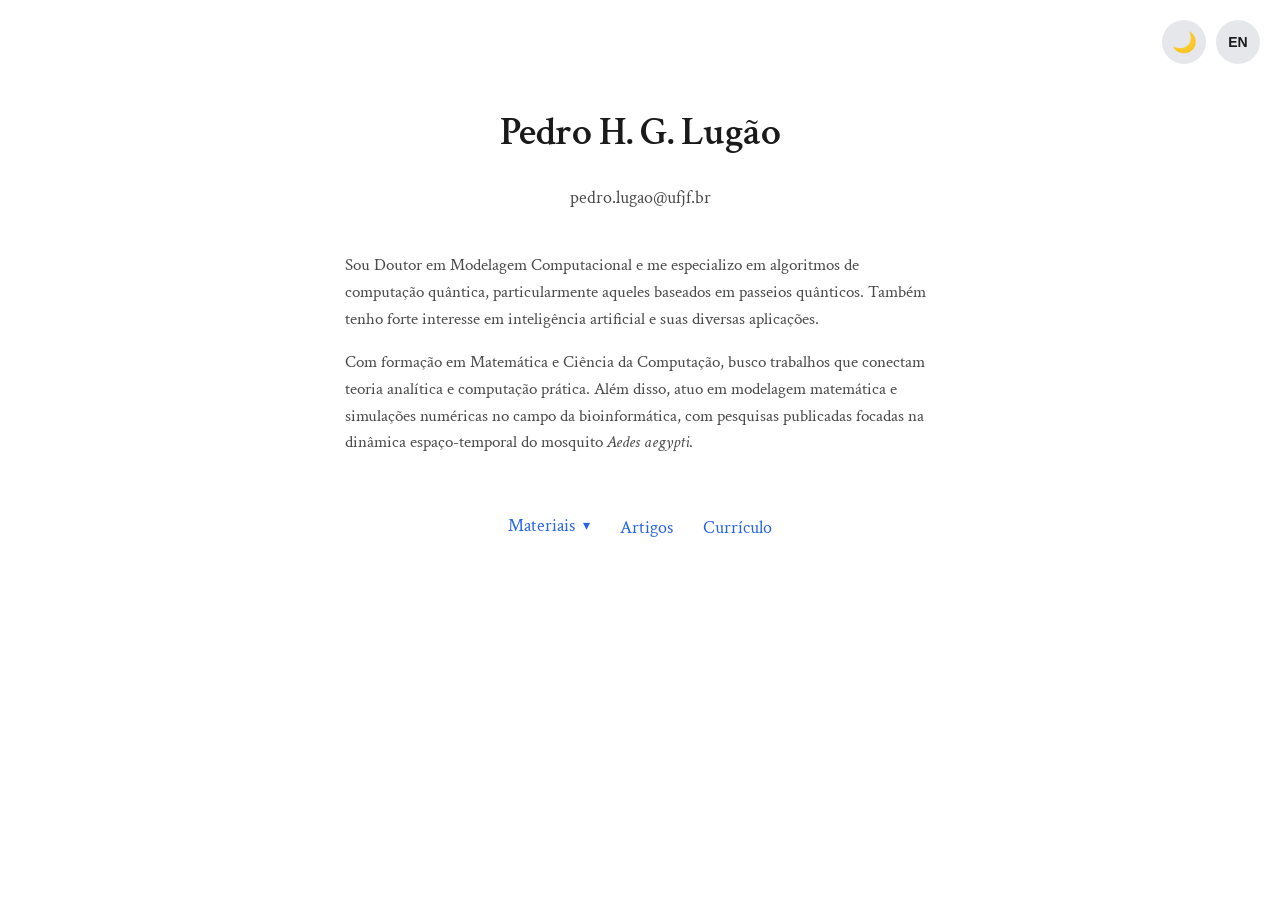
<file: index.html>
<!DOCTYPE html>
<html lang="pt-BR">
<head>
    <meta charset="UTF-8">
    <meta http-equiv="X-UA-Compatible" content="IE=edge">
    <meta name="viewport" content="width=device-width, initial-scale=1.0">
    <link rel="stylesheet" href="css/fonts.css">
    <link rel="stylesheet" href="css/style.css">
    <title>Pedro H. G. Lugão</title>
</head>
<body class="light-theme">
    <div class="toggles">
        <button id="theme-toggle" class="toggle-btn" aria-label="Toggle theme">
            <span class="theme-icon">🌙</span>
        </button>
        <button id="lang-toggle" class="toggle-btn" aria-label="Alternar idioma">
            <span class="lang-text">EN</span>
        </button>
    </div>

    <main class="container">
        <h1 class="name">Pedro H. G. Lugão</h1>

        <p class="email">
            <a href="mailto:pedro.lugao@ufjf.br">pedro.lugao@ufjf.br</a>
        </p>

        <div class="about" id="about-en" style="display: none;">
            <p>I am a Doctor in Computational Modelling and specialize in quantum computing algorithms, particularly those based on quantum walks. I also have a strong interest in artificial intelligence and its diverse applications.</p>
            <p>With a solid background in Mathematics and Computer Science, I'm passionate about work that bridges analytical theory and practical computation. Additionally, I engage in mathematical modeling and numerical simulations in the field of bioinformatics, with published research focused on the spatial and temporal dynamics of the <i>Aedes aegypti</i> mosquito.</p>
        </div>

        <div class="about" id="about-pt">
            <p>Sou Doutor em Modelagem Computacional e me especializo em algoritmos de computação quântica, particularmente aqueles baseados em passeios quânticos. Também tenho forte interesse em inteligência artificial e suas diversas aplicações.</p>
            <p>Com formação em Matemática e Ciência da Computação, busco trabalhos que conectam teoria analítica e computação prática. Além disso, atuo em modelagem matemática e simulações numéricas no campo da bioinformática, com pesquisas publicadas focadas na dinâmica espaço-temporal do mosquito <i>Aedes aegypti</i>.</p>
        </div>

        <nav class="links">
            <div class="dropdown">
                <button
                    type="button"
                    class="link-item dropdown-toggle"
                    id="materials-toggle"
                    aria-expanded="false"
                    aria-haspopup="true"
                    aria-controls="materials-menu"
                >
                    <span id="link-classes-en">Materiais</span>
                    <span class="dropdown-caret" aria-hidden="true">▾</span>
                </button>

                <div class="dropdown-menu" id="materials-menu" role="menu" aria-labelledby="materials-toggle">
                    <a href="aulaAlg" class="dropdown-link" role="menuitem">
                        <span class="dropdown-link-title">Jogo de Pedras</span>
                        <span class="dropdown-link-subtitle">Algoritmos</span>
                    </a>
                </div>
            </div>

            <a href="https://scholar.google.com/citations?user=uQkC4-EAAAAJ&hl=pt-BR" class="link-item" id="link-papers-en">Artigos</a>
            <a href="http://lattes.cnpq.br/7369911028082703" class="link-item" id="link-vitae-en">Currículo</a>
            <!-- <a href="#" class="link-item" id="link-blog-en">Blog</a> -->
        </nav>
    </main>

    <script src="js/script.js"></script>
</body>
</html>
</file>
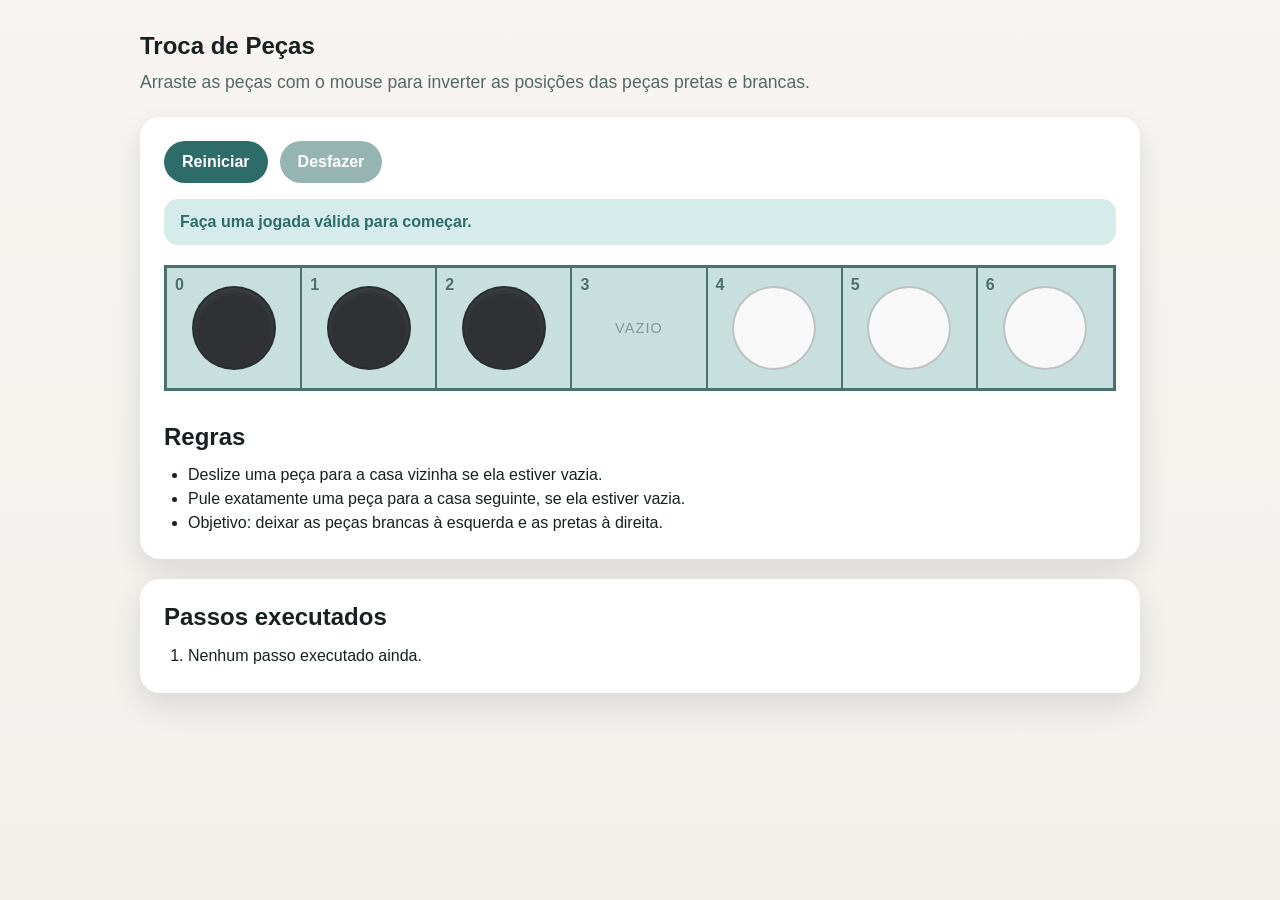
<file: aulaAlg/index.html>
<!DOCTYPE html>
<html lang="pt-BR">
<head>
  <meta charset="UTF-8">
  <meta name="viewport" content="width=device-width, initial-scale=1.0">
  <title>Troca de Peças</title>
  <link rel="stylesheet" href="styles.css">
</head>
<body>
  <main class="page">
    <section class="hero">
      <h1>Troca de Peças</h1>
      <p class="subtitle">
        Arraste as peças com o mouse para inverter as posições das peças pretas e brancas.
      </p>
    </section>

    <section class="game-panel">
      <div class="toolbar">
        <button id="restart-button" type="button">Reiniciar</button>
        <button id="undo-button" type="button">Desfazer</button>
      </div>

      <div id="status-message" class="status-message" aria-live="polite">
        Faça uma jogada válida para começar.
      </div>

      <div class="board-wrapper">
        <div id="board" class="board" aria-label="Tabuleiro do jogo"></div>
      </div>

      <div class="rules">
        <h2>Regras</h2>
        <ul>
          <li>Deslize uma peça para a casa vizinha se ela estiver vazia.</li>
          <li>Pule exatamente uma peça para a casa seguinte, se ela estiver vazia.</li>
          <li>Objetivo: deixar as peças brancas à esquerda e as pretas à direita.</li>
        </ul>
      </div>
    </section>

    <section class="steps-panel">
      <h2>Passos executados</h2>
      <ol id="steps-list" class="steps-list"></ol>
    </section>
  </main>

  <script src="script.js"></script>
</body>
</html>
</file>
<file: css/fonts.css>
@import url('https://fonts.googleapis.com/css2?family=Crimson+Text:ital,wght@0,400;0,600;0,700;1,400;1,600;1,700&display=swap');
</file>
<file: css/style.css>
* {
    margin: 0;
    padding: 0;
    box-sizing: border-box;
}

:root {
    --bg-color: #ffffff;
    --text-color: #1a1a1a;
    --secondary-text: #4a4a4a;
    --link-color: #2563eb;
    --link-hover: #1d4ed8;
    --toggle-bg: #e5e7eb;
    --toggle-color: #1a1a1a;
    --surface-color: rgba(255, 255, 255, 0.96);
    --border-color: rgba(37, 99, 235, 0.14);
    --shadow-color: rgba(15, 23, 42, 0.14);
}

body.dark-theme {
    --bg-color: #0f0f0f;
    --text-color: #e5e5e5;
    --secondary-text: #a3a3a3;
    --link-color: #60a5fa;
    --link-hover: #93c5fd;
    --toggle-bg: #262626;
    --toggle-color: #e5e5e5;
    --surface-color: rgba(24, 24, 27, 0.96);
    --border-color: rgba(147, 197, 253, 0.2);
    --shadow-color: rgba(0, 0, 0, 0.35);
}

body {
    font-family: 'Crimson Text', Georgia, serif;
    background-color: var(--bg-color);
    color: var(--text-color);
    line-height: 1.6;
    min-height: 100vh;
    transition: background-color 0.3s ease, color 0.3s ease;
}

.toggles {
    position: fixed;
    top: 20px;
    right: 20px;
    display: flex;
    gap: 10px;
    z-index: 1000;
}

.toggle-btn {
    background-color: var(--toggle-bg);
    color: var(--toggle-color);
    border: none;
    width: 44px;
    height: 44px;
    border-radius: 50%;
    cursor: pointer;
    display: flex;
    align-items: center;
    justify-content: center;
    font-size: 18px;
    transition: all 0.3s ease;
    font-weight: 600;
}

.toggle-btn:hover {
    transform: scale(1.1);
    opacity: 0.8;
}

.toggle-btn:active {
    transform: scale(0.95);
}

.theme-icon {
    font-size: 20px;
}

.lang-text {
    font-size: 14px;
}

.container {
    max-width: 650px;
    margin: 0 auto;
    padding: 100px 30px 60px;
    text-align: center;
}

.name {
    font-size: 2.5rem;
    font-weight: 600;
    margin-bottom: 20px;
    letter-spacing: -0.5px;
}

.email {
    margin-bottom: 40px;
}

.email a {
    color: var(--secondary-text);
    text-decoration: none;
    font-size: 1.1rem;
    transition: color 0.2s ease;
}

.email a:hover {
    color: var(--link-color);
}

.about {
    margin-bottom: 50px;
    text-align: left;
}

.about p {
    margin-bottom: 16px;
    color: var(--secondary-text);
    font-size: 1.05rem;
}

.links {
    display: flex;
    justify-content: center;
    gap: 30px;
    flex-wrap: wrap;
}

.link-item {
    color: var(--link-color);
    text-decoration: none;
    font-size: 1.1rem;
    font-weight: 500;
    position: relative;
    padding: 8px 0;
    transition: color 0.2s ease;
}

.dropdown {
    position: relative;
}

.dropdown-toggle {
    background: none;
    border: none;
    cursor: pointer;
    font-family: inherit;
    display: inline-flex;
    align-items: center;
    gap: 8px;
}

.dropdown-toggle:focus-visible,
.dropdown-link:focus-visible {
    outline: 2px solid var(--link-hover);
    outline-offset: 4px;
    border-radius: 12px;
}

.dropdown-caret {
    font-size: 0.8em;
    transition: transform 0.25s ease;
}

.dropdown.open .dropdown-caret {
    transform: rotate(180deg);
}

.link-item::after {
    content: '';
    position: absolute;
    bottom: 0;
    left: 0;
    width: 0;
    height: 2px;
    background-color: var(--link-hover);
    transition: width 0.3s ease;
}

.link-item:hover {
    color: var(--link-hover);
}

.link-item:hover::after {
    width: 100%;
}

.dropdown-menu {
    position: absolute;
    top: calc(100% + 14px);
    left: 50%;
    min-width: 220px;
    padding: 12px;
    border: 1px solid var(--border-color);
    border-radius: 18px;
    background: var(--surface-color);
    box-shadow: 0 20px 45px -25px var(--shadow-color);
    backdrop-filter: blur(14px);
    opacity: 0;
    transform: translate(-50%, -10px);
    pointer-events: none;
    transition: opacity 0.25s ease, transform 0.25s ease;
    z-index: 100;
}

.dropdown.open .dropdown-menu {
    opacity: 1;
    transform: translate(-50%, 0);
    pointer-events: auto;
}

.dropdown-link {
    display: flex;
    flex-direction: column;
    gap: 2px;
    text-decoration: none;
    text-align: left;
    color: var(--text-color);
    padding: 12px 14px;
    border-radius: 14px;
    transition: background-color 0.2s ease, transform 0.2s ease, color 0.2s ease;
}

.dropdown-link:hover {
    background-color: rgba(37, 99, 235, 0.08);
    color: var(--link-hover);
    transform: translateY(-1px);
}

.dropdown-link-title {
    font-size: 1rem;
    font-weight: 600;
}

.dropdown-link-subtitle {
    font-size: 0.9rem;
    color: var(--secondary-text);
}

@media (max-width: 768px) {
    .container {
        padding: 80px 20px 40px;
    }

    .name {
        font-size: 2rem;
    }

    .email a {
        font-size: 1rem;
    }

    .about p {
        font-size: 1rem;
    }

    .links {
        gap: 20px;
    }

    .link-item {
        font-size: 1rem;
    }

    .dropdown-menu {
        min-width: 210px;
    }

    .toggles {
        top: 15px;
        right: 15px;
        gap: 8px;
    }

    .toggle-btn {
        width: 40px;
        height: 40px;
        font-size: 16px;
    }
}

@media (max-width: 480px) {
    .links {
        flex-direction: column;
        gap: 15px;
        align-items: center;
    }

    .dropdown-menu {
        position: static;
        margin-top: 10px;
        transform: none;
        opacity: 1;
        pointer-events: auto;
        display: none;
        min-width: min(280px, 85vw);
    }

    .dropdown.open .dropdown-menu {
        display: block;
        transform: none;
    }

    .name {
        font-size: 1.75rem;
    }
}
</file>
<file: aulaAlg/styles.css>
:root {
  color-scheme: light;
  --bg: #f3f0ec;
  --panel: #ffffff;
  --board: #c7e0de;
  --board-border: #497170;
  --text: #162120;
  --muted: #526967;
  --accent: #2d6c68;
  --accent-soft: #d6ecea;
  --black-piece: #2f3134;
  --white-piece: #f8f8f8;
  --shadow: 0 12px 30px rgba(22, 33, 32, 0.12);
}

* {
  box-sizing: border-box;
}

body {
  margin: 0;
  min-height: 100vh;
  font-family: Arial, Helvetica, sans-serif;
  background: linear-gradient(180deg, #f7f4f1 0%, var(--bg) 100%);
  color: var(--text);
}

.page {
  width: min(1000px, calc(100% - 32px));
  margin: 0 auto;
  padding: 32px 0 48px;
}

.hero h1,
.rules h2,
.steps-panel h2 {
  margin: 0 0 12px;
}

.subtitle {
  margin: 0 0 24px;
  color: var(--muted);
  font-size: 1.1rem;
}

.game-panel,
.steps-panel {
  background: var(--panel);
  border-radius: 20px;
  box-shadow: var(--shadow);
  padding: 24px;
}

.steps-panel {
  margin-top: 20px;
}

.toolbar {
  display: flex;
  gap: 12px;
  flex-wrap: wrap;
}

.toolbar button {
  border: 0;
  border-radius: 999px;
  padding: 12px 18px;
  font-size: 1rem;
  font-weight: 700;
  color: #fff;
  background: var(--accent);
  cursor: pointer;
  transition: transform 0.15s ease, opacity 0.15s ease;
}

.toolbar button:hover {
  transform: translateY(-1px);
}

.toolbar button:disabled {
  opacity: 0.5;
  cursor: not-allowed;
  transform: none;
}

.status-message {
  margin: 16px 0 20px;
  padding: 14px 16px;
  border-radius: 14px;
  background: var(--accent-soft);
  color: var(--accent);
  font-weight: 700;
}

.status-message.solved {
  background: #dff4d7;
  color: #2f6b23;
}

.board-wrapper {
  overflow-x: auto;
  padding-bottom: 8px;
}

.board {
  display: grid;
  grid-template-columns: repeat(7, minmax(88px, 1fr));
  border: 3px solid var(--board-border);
  background: var(--board);
  min-width: 616px;
}

.slot {
  position: relative;
  min-height: 120px;
  border-right: 2px solid var(--board-border);
  display: flex;
  align-items: center;
  justify-content: center;
  padding: 12px;
}

.slot:last-child {
  border-right: 0;
}

.slot-index {
  position: absolute;
  top: 8px;
  left: 8px;
  color: var(--board-border);
  font-size: 1rem;
  font-weight: 700;
}

.slot.valid-target {
  background: rgba(255, 255, 255, 0.32);
}

.slot.empty::after {
  content: "vazio";
  color: rgba(22, 33, 32, 0.38);
  font-size: 0.9rem;
  text-transform: uppercase;
  letter-spacing: 0.08em;
}

.piece {
  width: 84px;
  height: 84px;
  border-radius: 50%;
  border: 2px solid rgba(22, 33, 32, 0.25);
  cursor: grab;
  box-shadow: inset 0 3px 6px rgba(255, 255, 255, 0.08);
}

.piece:active {
  cursor: grabbing;
}

.piece.black {
  background: var(--black-piece);
}

.piece.white {
  background: var(--white-piece);
}

.piece.dragging {
  opacity: 0.55;
}

.rules {
  margin-top: 24px;
}

.rules ul {
  margin: 0;
  padding-left: 24px;
  line-height: 1.5;
}

.steps-list {
  margin: 0;
  padding-left: 24px;
  line-height: 1.6;
}

.steps-list li + li {
  margin-top: 8px;
}

@media (max-width: 720px) {
  .page {
    width: min(100%, calc(100% - 20px));
    padding-top: 20px;
  }

  .game-panel,
  .steps-panel {
    padding: 18px;
  }
}
</file>
